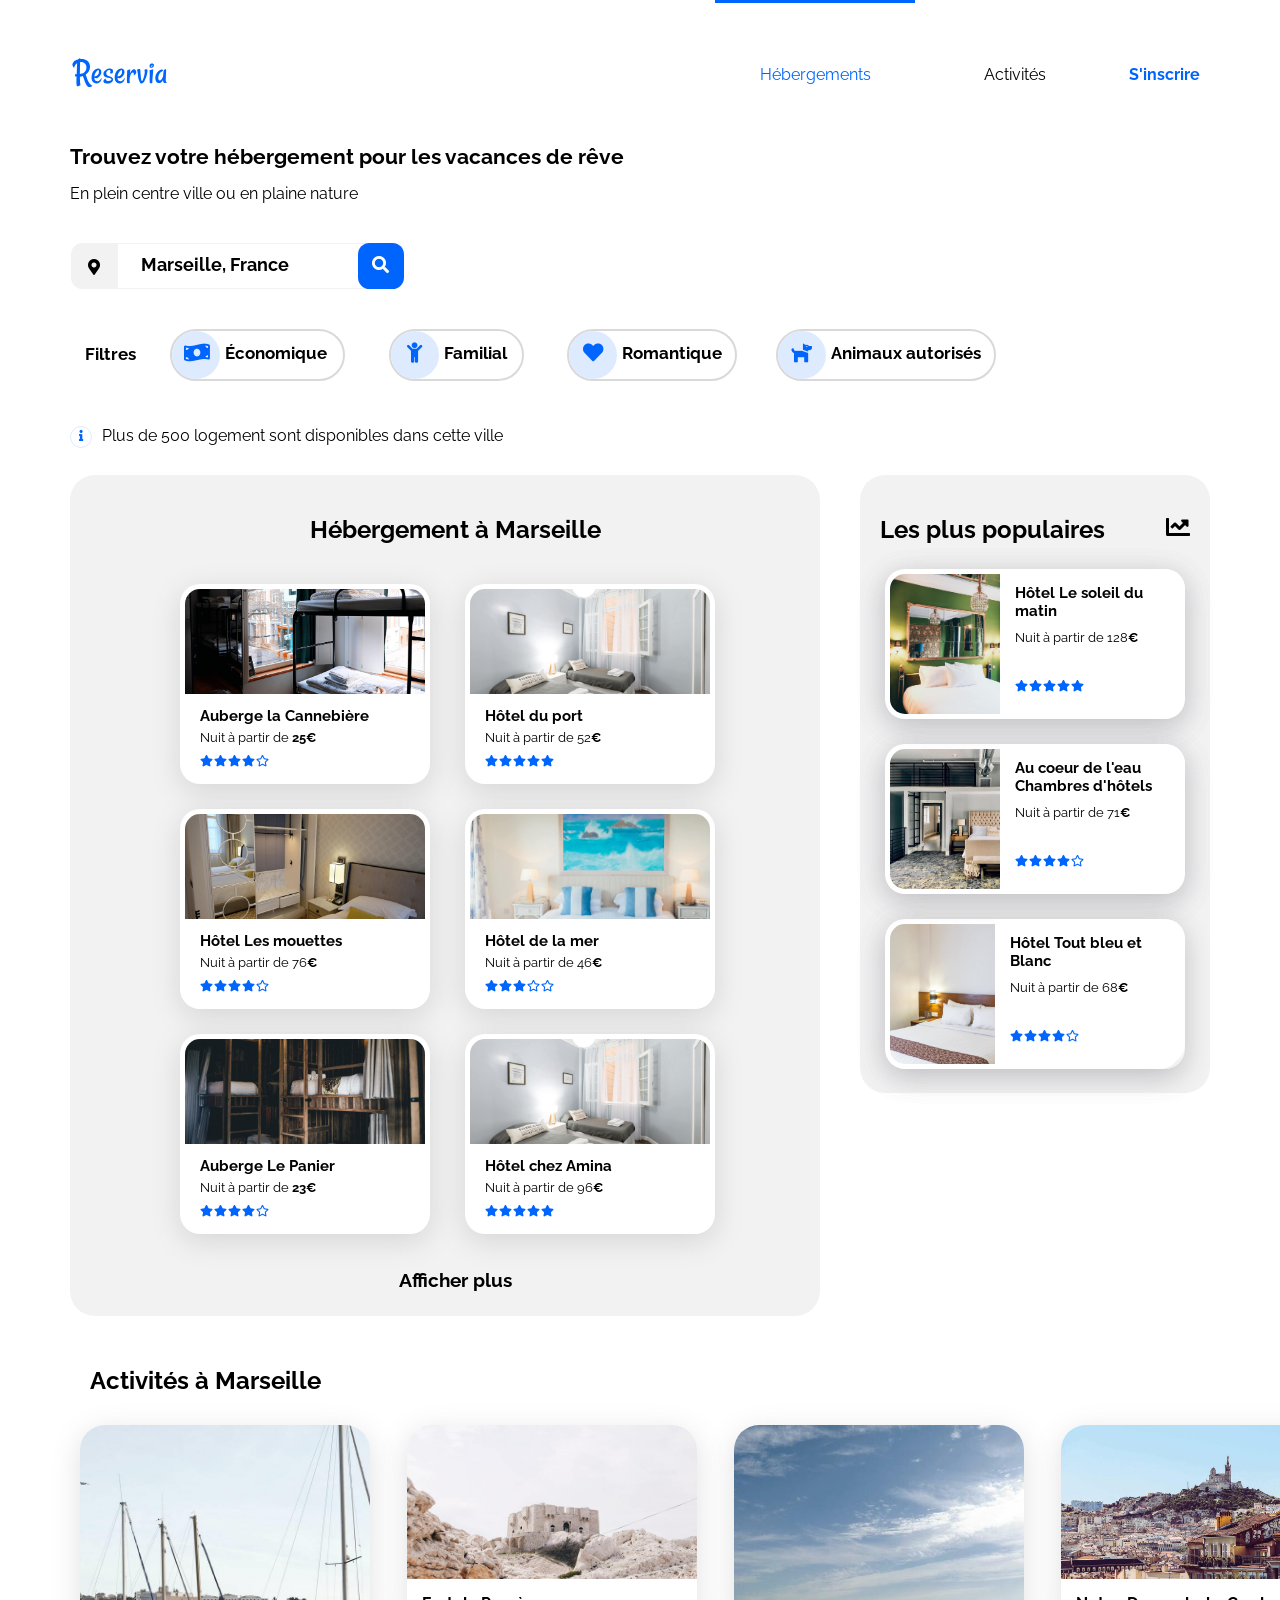
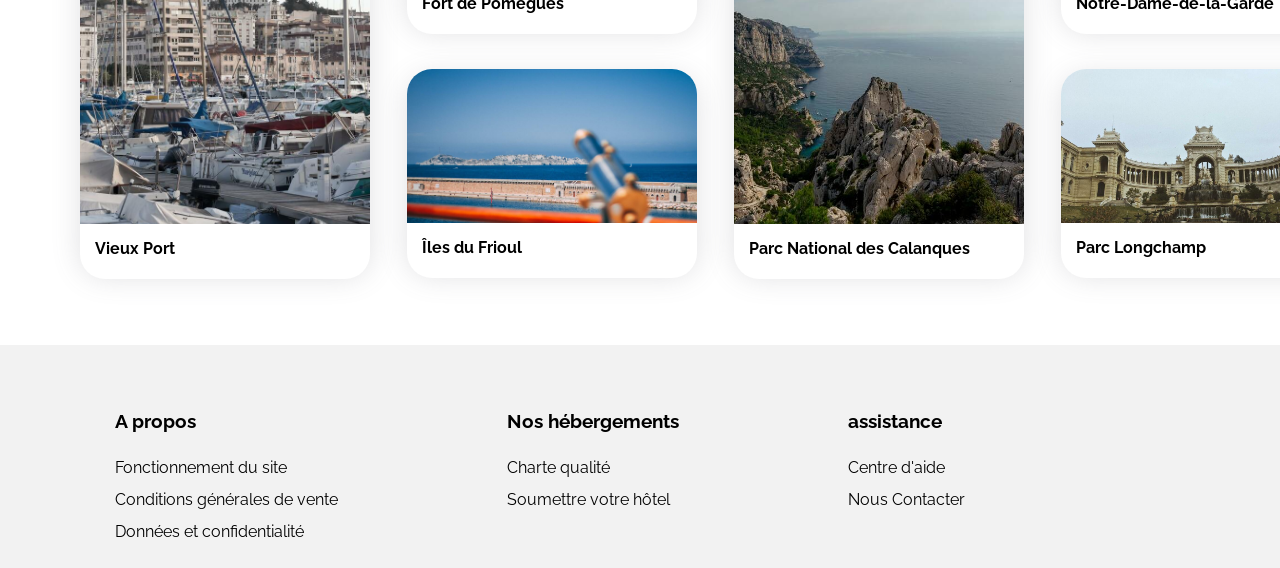
<file: index.html>
<!doctype HTML>
<html lang="fr">

    <!-- head -->
    <head>
        <meta charset="utf-8">
        <title>reservia</title>
        <meta name="viewport" content="width=device-width, initial-scale=1.0">
        <link rel="icon" href="public/img/favicon.png" type="image/png" sizes="32x32">


        <!-- css -->
        <link rel="stylesheet" href="public/css/style.css" >
        <!-- css -->

        <!-- font -->
        <link rel="preconnect" href="https://fonts.gstatic.com">
        <link href="https://fonts.googleapis.com/css2?family=Raleway&display=swap" rel="stylesheet"> 
        <link rel="preconnect" href="https://fonts.gstatic.com">
        <link href="https://fonts.googleapis.com/css2?family=Raleway:wght@700&display=swap" rel="stylesheet"> 
        <link rel="stylesheet" href="https://cdnjs.cloudflare.com/ajax/libs/font-awesome/5.13.1/css/all.min.css" />
        <link rel="preconnect" href="https://fonts.gstatic.com">
        <link href="https://fonts.googleapis.com/css2?family=Raleway:wght@700;800;900&display=swap" rel="stylesheet">
        <!-- font -->

    </head>
    <!-- head -->

<!-- body -->
<body>
    <div class="container">
        <!-- header -->
        <header>
        
            <div class="header-logo"><a href="#"><img src="public/img/reservia.svg" alt="logo"></a></div>

            <nav class="header-nav">
                <ul class="header-nav-ul">
                    <li class="header-items active"><a href="#hostel">Hébergements</a></li>
                    <li class="header-items-activity"><a href="#activity">Activités</a></li>
                </ul>
            </nav>
            
            <div class="header-item"><a href="#">S'inscrire</a></div>

        </header>
        <!-- header -->

        <!-- section-menu -->
        <div id="main">

            <section class="menu">

                <div class="title">
                    <h1>Trouvez votre hébergement pour les vacances de rêve</h1>
                    <p>En plein centre ville ou en plaine nature</p>
                </div>

                <div class="search-bar">
                    <i class="icon fas fa-map-marker-alt"></i>
                    <input type="search" id="search" name="search" placeholder="Marseille, France">
                    <button class="search-button" type="button"><i class="fas fa-search"></i></button>
                </div>

                <div class="filter">
                    <p>Filtres</p>
                    <ul class="filter-menu">
                        <li class="filter-items eco"><a href="#"><i class="icon fas fa-money-bill-wave"></i><span class="filter-text">Économique</span></a></li>
                        <li class="filter-items famille"><a href="#"><i class="icon fas fa-child"></i><span class="filter-text">Familial</span></a></li>
                        <li class="filter-items romantique"><a href="#"><i class="icon fas fa-heart"></i><span class="filter-text">Romantique</span></a></li>
                        <li class="filter-items animal"><a href="#"><i class="icon fas fa-dog"></i><span class="filter-text">Animaux autorisés</span></a></li>
                    </ul>
                </div>

                <div class="info">
                    <i class="info-icon fas fa-info"></i>
                    <span class="info-text">Plus de 500 logement sont disponibles dans cette ville</span>
                </div>

            </section>
            <!-- section-menu -->

            <!-- aside-popular -->
            <aside class="popular">
                <h2>Les plus populaires <i class="fas fa-chart-line"></i></h2>
                
                <a href="#">
                    <div class="popular-card">
                        <img srcset="public/img/popular_photo1_med.jpg 1060w,
                                    public/img/popular_photo1.jpg 532w"
                             sizes="(max-width:1060px) 532px, 1060px"
                             class="popular-photo" src="public/img/popular_photo1.jpg" alt="popular_photo1">
                        <div class="popular-card-info">
                            <h3>Hôtel Le soleil du matin</h3>
                            <p>Nuit à partir de 128<b>€</b></p>
                            <i class="fas fa-star"></i>
                            <i class="fas fa-star"></i>
                            <i class="fas fa-star"></i>
                            <i class="fas fa-star"></i>
                            <i class="fas fa-star"></i>
                        </div>
                    </div>
                </a>

                <a href="#">
                    <div class="popular-card">
                        <img srcset="public/img/popular_photo2_med.jpg 1008w,
                                    public/img/popular_photo2.jpg 504w"
                             sizes="(max-width:1060px) 504px, 1008px"
                             class="popular-photo" src="public/img/popular_photo2.jpg" alt="popular_photo2">
                        <div class="popular-card-info">
                            <h3>Au coeur de l'eau Chambres d'hôtels</h3>
                            <p>Nuit à partir de 71<b>€</b></p>
                            <i class="fas fa-star"></i>
                            <i class="fas fa-star"></i>
                            <i class="fas fa-star"></i>
                            <i class="fas fa-star"></i>
                            <i class="far fa-star"></i>
                        </div>
                    </div>
                </a>

                <a href="#">
                    <div class="popular-card">
                        <img srcset="public/img/popular_photo3_med.jpg 1000w,
                                    public/img/popular_photo3.jpg 500w"
                             sizes="(max-width:1060px) 500px, 1000px"
                             class="popular-photo" src="public/img/popular_photo3.jpg" alt="popular_photo3">
                        <div class="popular-card-info">
                            <h3>Hôtel Tout bleu et Blanc</h3>
                            <p>Nuit à partir de 68<b>€</b></p>
                            <i class="fas fa-star"></i>
                            <i class="fas fa-star"></i>
                            <i class="fas fa-star"></i>
                            <i class="fas fa-star"></i>
                            <i class="far fa-star"></i>
                        </div>
                    </div>
                </a>
            </aside>
            <!-- aside-popular -->

            <!-- section-hostel -->
            <div id="hostel">
                <section class="hostel">
                    <h2>Hébergement à Marseille</h2>

                    <div class="hostel-card">
                        <a href="#">
                            <img srcset="public/img/hostel_photo1_med.jpg 1499w,
                                          public/img/hostel_photo1.jpg 750w"
                                 sizes="(max-width:1060px) 750px, 1499px"
                                 class="hostel-photo" src="public/img/hostel_photo1.jpg" alt="hostel_photo1">
                            <div class="hostel-card-info">
                                <h3>Auberge la Cannebière</h3>
                                <p>Nuit à partir de <b>25€</b></p>
                                <i class="fas fa-star"></i>
                                <i class="fas fa-star"></i>
                                <i class="fas fa-star"></i>
                                <i class="fas fa-star"></i>
                                <i class="far fa-star"></i>
                            </div>
                        </a>
                    </div>

                    <div class="hostel-card">
                        <a href="#">
                            <img srcset="public/img/hostel_photo2_med.jpg 1368w,
                                       public/img/hostel_photo2.jpg 684w"
                                 sizes="(max-width:1060px) 684px, 1368px"
                                 class="hostel-photo" src="public/img/hostel_photo2.jpg" alt="hostel_photo2">
                            <div class="hostel-card-info">
                                <h3>Hôtel du port</h3>
                                <p>Nuit à partir de 52<b>€</b></p>
                                <i class="fas fa-star"></i>
                                <i class="fas fa-star"></i>
                                <i class="fas fa-star"></i>
                                <i class="fas fa-star"></i>
                                <i class="fas fa-star"></i>
                            </div>
                        </a>
                    </div>

                    <div class="hostel-card">
                        <a href="#">
                            <img srcset="public/img/hostel_photo3_med.jpg 1500w,
                                       public/img/hostel_photo3.jpg 750w"
                                 sizes="(max-width:1060px) 750px, 1500px"
                                 class="hostel-photo" src="public/img/hostel_photo3.jpg" alt="hostel_photo3">
                            <div class="hostel-card-info">
                                <h3>Hôtel Les mouettes</h3>
                                <p>Nuit à partir de 76<b>€</b></p>
                                <i class="fas fa-star"></i>
                                <i class="fas fa-star"></i>
                                <i class="fas fa-star"></i>
                                <i class="fas fa-star"></i>
                                <i class="far fa-star"></i>
                            </div>
                        </a>
                    </div>

                    <div class="hostel-card">
                        <a href="#">
                            <img srcset="public/img/hostel_photo4_med.jpg 1000w,
                                       public/img/hostel_photo4.jpg 500w"
                                 sizes="(max-width:1060px) 500px, 1000px"
                                 class="hostel-photo" src="public/img/hostel_photo4.jpg" alt="hostel_photo4">
                            <div class="hostel-card-info">
                                <h3>Hôtel de la mer</h3>
                                <p>Nuit à partir de 46<b>€</b></p>
                                <i class="fas fa-star"></i>
                                <i class="fas fa-star"></i>
                                <i class="fas fa-star"></i>
                                <i class="far fa-star"></i>
                                <i class="far fa-star"></i>
                            </div>
                        </a>
                    </div>

                    <div class="hostel-card">
                        <a href="#">
                            <img srcset="public/img/hostel_photo5_med.jpg 1303w,
                                       public/img/hostel_photo5.jpg 652w"
                                 sizes="(max-width:1060px) 652px, 1303px"
                                 class="hostel-photo" src="public/img/hostel_photo5.jpg" alt="hostel_photo5">
                            <div class="hostel-card-info">
                                <h3>Auberge Le Panier</h3>
                                <p>Nuit à partir de <b>23€</b></p>
                                <i class="fas fa-star"></i>
                                <i class="fas fa-star"></i>
                                <i class="fas fa-star"></i>
                                <i class="fas fa-star"></i>
                                <i class="far fa-star"></i>
                            </div>
                        </a>
                    </div>

                    <div class="hostel-card">
                        <a href="#">
                            <img srcset="public/img/hostel_photo2_med.jpg 972w,
                                       public/img/hostel_photo2.jpg 486w"
                                 sizes="(max-width:1060px) 486px, 972px"
                                 class="hostel-photo" src="public/img/hostel_photo6.jpg" alt="hostel_photo6">
                            <div class="hostel-card-info">
                                <h3>Hôtel chez Amina</h3>
                                <p>Nuit à partir de 96<b>€</b></p>
                                <i class="fas fa-star"></i>
                                <i class="fas fa-star"></i>
                                <i class="fas fa-star"></i>
                                <i class="fas fa-star"></i>
                                <i class="fas fa-star"></i>
                            </div>
                        </a>
                    </div>

                    <div class="more">
                        <a href="#">Afficher plus</a>
                    </div>

                </section>
            </div>
            <!-- section-hostel -->

            <!-- Section-activity -->
            <div id="activity">
                <section class="activity">

                    <h2>Activités à Marseille</h2>
                    
                    <div class="container-activity">
                        <div class="column first">
                            <div class="activity-card vieux-port">
                                <a href="#">
                                    <img srcset="public/img/activity_photo1_med.jpg 1404w,
                                                public/img/activity_photo1.jpg 702w"
                                         sizes="(max-width:1060px) 702px, 1404px"
                                         class="activity-image vieux-port" src="public/img/activity_photo1.jpg" alt="activity_photo1">
                                    <p>Vieux Port</p>
                                </a>
                            </div>
                        </div>

                        <div class="column">       
                            <div class="activity-card fort">
                                <a href="#">
                                    <img srcset="public/img/activity_photo2_med.jpg 711w,
                                                public/img/activity_photo2.jpg 356w"
                                         sizes="(max-width:1060px) 356px, 711px"
                                         class="activity-image fort" src="public/img/activity_photo2.jpg" alt="activity_photo2">
                                    <p>Fort de Pomègues</p>
                                </a>
                            </div>

                            <div class="activity-card frioul">
                                <a href="#">
                                    <img srcset="public/img/activity_photo3_med.jpg 1296w,
                                                public/img/activity_photo3.jpg 648w"
                                         sizes="(max-width:1060px) 648px, 1296px"
                                         class="activity-image frioul" src="public/img/activity_photo3.jpg" alt="activity_photo3">
                                    <p>Îles du Frioul</p>
                                </a>
                            </div>
                        </div>

                        <div class="column third">       
                            <div class="activity-card calanque">
                                <a href="#">
                                    <img srcset="public/img/activity_photo4_med.jpg 1212w,
                                                public/img/activity_photo4.jpg 606w"
                                         sizes="(max-width:1060px) 606px, 1212px"
                                         class="activity-image calanque" src="public/img/activity_photo4.jpg" alt="activity_photo4">
                                    <p>Parc National des Calanques</p>
                                </a>
                            </div>
                        </div>

                        <div class="column">       
                            <div class="activity-card garde">
                                <a href="#">
                                    <img srcset="public/img/activity_photo5_med.jpg 1178w,
                                                public/img/activity_photo5.jpg 589w"
                                         sizes="(max-width:1060px) 589px, 1178px"
                                         class="activity-image garde" src="public/img/activity_photo5.jpg" alt="activity_photo5">
                                    <p>Notre-Dame-de-la-Garde</p>
                                </a>
                            </div>
                            
                            <div class="activity-card parc">
                                <a href="#">
                                    <img srcset="public/img/activity_photo6_med.jpg 1008w,
                                                public/img/activity_photo6.jpg 504w"
                                         sizes="(max-width:1060px) 504px, 1008px"
                                         class="activity-image parc" src="public/img/activity_photo6.jpg" alt="activity_photo6">
                                    <p>Parc Longchamp</p>
                                </a>
                            </div>
                        </div>
                    </div>

                </section>
            </div>

        </div>
    </div>
    <!-- Section-activity -->

    <!-- footer -->
    <footer>
        <div class="footer">
            <div class="about">
                <h3>A propos</h3>
                <ul>
                    <li><a href="#">Fonctionnement du site</a></li>
                    <li><a href="#">Conditions générales de vente</a></li>
                    <li><a href="#">Données et confidentialité</a></li>
                </ul>
            </div>
            
            <div class="lodge">
                <h3>Nos hébergements</h3>
                <ul>
                    <li><a href="#">Charte qualité</a></li>
                    <li><a href="#">Soumettre votre hôtel</a></li>
                </ul>
            </div>

            <div class="assistance">
                <h3>assistance</h3>
                <ul>
                    <li><a href="#">Centre d'aide</a></li>
                    <li><a href="#">Nous Contacter</a></li>
                </ul>
            </div>
        </div>
    </footer>
    <!-- footer -->

</body>
<!-- body -->

</html>
</file>
<file: public/css/style.css>
/*general*/
:root {
    font-size: 16px;
}

* {
    box-sizing: border-box;
    margin: 0;
    padding: 0;
}

body {
    font-family: "Raleway", sans-serif;
    width: 375px;
}

a {
    color: inherit;
    text-decoration: none;
}

li {
    list-style: none;
}

img {
    max-width: 100%;
    height: auto;
}
/*general*/

/*header*/

.header-logo {
    display: inline-block;
    margin: 50px 20px 40px 20px;
}

.header-logo img {
    height: 45px;
    width: 100px;
}

.header-item {
    color: #0065fc;
    font-weight: bold;
    float: right;
    margin-top: 18px;
    margin: -105px 10px 40px 20px;
}

.header-item:hover {
    transform: scale(1.2);
}

.header-nav ul {
    display: flex;
    width: 100%;
    text-align: center;
}

.header-nav-ul li {
    width: 100%;
    text-align: center;
}

.header-items.active {
    color: #0065fc;
    border-bottom: 3px solid #0065fc;
    padding-bottom: 10px;
}

.header-items-activity {
    border-bottom: 3px solid #f2f2f2;
    padding-bottom: 10px;
}

.header-items-activity:hover{
    color: #0065fc;
    border-bottom: 3px solid #0065fc;
}
/*header*/

/*main*/

    /*section-menu*/
.menu {
    margin: 30px 20px;
}

.title h1 {
    margin-right: 50px;
    margin-bottom: 15px;
    font-size: 1.3rem;
    font-weight: 700;
}

.title p {
    margin-bottom: 40px;
    font-size: 16px;
}

    /*search-bar*/
.search-bar {
    position: relative;
    height: 46px;
    width: 300px;
    border: 1px solid #f2f2f2;
    margin: 20px 0 10px 10px
}

.search-bar input {
    font-family: "Raleway", sans-serif;
    font-size: 1.1em;
    padding: 10px 0px 10px 20px;
    border: none;
    margin-bottom: 15px;
    margin-left: 40px;
}

.search-bar ::placeholder {
    color: black;
    font-weight: 700;
}

.search-bar .icon {
    float: left;
    position: absolute;
    padding: 16px 18px 14px 17px;
    background-color: #f2f2f2;
    border: none;
    border-top-left-radius: 25%;
    border-bottom-left-radius: 25%;
    margin-left: -10px;
    margin-top: -1px;
}

.search-bar button {
    float: right;
    position: absolute;
    padding: 13px 15px 13px 14px;
    margin-top: -1px;
    background: #0065fc;
    color: white;
    font-size: 17px;
    border: none;
    cursor: pointer;
    border-radius: 25%;
}
    /*search-bar*/

    /*filter*/
.filter {
    margin-top: 40px;
    font-size: 17px;
}

.filter p {
    font-weight: bold;
    margin-bottom: 20px;
}

.filter .filter-menu {
    width: 355px;
}

.filter .filter-menu .filter-items {
    position: relative;
    border: 2px solid #d9d9d9;
    border-radius: 50px;
    font-weight: bold;
    margin-bottom: 15px;
    vertical-align: middle;
}

.filter .filter-menu .filter-items .icon {
    color: #0065fc;
    background-color: #deebff;
    height: 48px;
    width: 48px;
    border-radius: 50%;
    font-size: 1.2em;
    margin-right: 15px;
    padding: 12px;
    text-align: center;
    vertical-align: middle;
}

.filter .filter-menu .filter-items.eco {
    width: 175px;
    margin: 0 0 15px -0;
}

.filter-text {
    align-items: center;
}

.filter .filter-menu .filter-items.famille {
    width: 135px;
    float:  right;
    margin-top: -66px;
    margin-right: 20px;
}

.filter .filter-menu .filter-items.romantique {
    width: 170px;
}

.filter .filter-menu .filter-items.animal {
    width: 220px;
}

.filter .filter-menu .filter-text {
    margin-left: -10px;
}
    /*filter*/

    /*info*/
.info {
    margin-top: 30px;
}

.filter .filter-menu .filter-text:hover {
    color:#0065fc;
}

.info-icon {
    float: left;
    color:#0065fc;
    border: 1px solid #deebff;
    height: 22px;
    width: 22px;
    border-radius: 50%;
    text-align: center;
    vertical-align: middle;
    font-size: 0.7em;
    padding-top: 3px;
    margin-right: 10px;
}
    /*info*/

/*section-menu*/

/*section-popular*/
.popular {
    background-color: #f2f2f2;
    height: 600px;
}

.popular h2 {
    display: flex;
    justify-content: space-between;
    margin: 25px 20px;
    padding-top: 40px;
}

.popular-card {
    display: flex;
    background-color: white;
    height: 150px;
    margin: 15px 15px 10px 20px;
    font-size: 0.8em;
    border-radius: 20px;
    box-shadow: rgba(100, 100, 111, 0.2) 0px 7px 29px 0px;
}

.popular-card:hover {
    border: 1px solid #0065fc;
}

.popular-photo {
    width: 100%;
    height: auto;
    object-fit: cover;
    box-shadow: rgba(100, 100, 111, 0.2) 0px 7px 29px 0px;
    border-radius: 20px;
    padding: 5px 125px 5px 5px;
}

.popular-card-info {
    position: relative;
    background-color: white;
    width: 195px;
    margin-left: -185px;
    height: 145px;
    padding-top: 15px;
    padding-left: 15px;
    border-top-right-radius: 20px;
    border-bottom-right-radius: 20px;
}

.popular-card-info h3 {
    padding-right: 10px;
}


.popular-card-info p {
    margin-top: 10px;
}

.popular-card-info i {
    color: #0065fc;
    padding-top: 35px;
    font-size: 0.9em;
    letter-spacing: -2px;
}
/*section-popular*/
    
/*section-hostel*/
.hostel h2{
    margin: 25px 20px;
    padding-top: 20px;
}

.hostel-card {
    width: 335px;
    height: 200px;
    margin: 15px 15px 10px 20px;
    font-size: 0.8em;
    border-radius: 20px;
    box-shadow: rgba(100, 100, 111, 0.2) 0px 7px 29px 0px;
}

.hostel-card:hover {
    border: 1px solid #0065fc;
}

.hostel-photo {
    width: 100%;
    height: 115px;
    object-fit: cover;
    border-top-left-radius: 20px;
    border-top-right-radius: 20px;
    padding: 5px 5px 5px 5px;
}

.hostel-card-info {
    position: relative;
    background-color: white;
    width: 100%;
    height: 70px;
    padding: 5px 5px 10px 20px;
    border-radius: 20px;
}

.hostel-card-info p {
    margin-top: 5px;
}

.hostel-card-info i {
    color: #0065fc;
    margin-top: 10px;
    font-size: 0.9em;
    letter-spacing: -2px;
}

.more {
    width: 100%;
    font-weight: bold;
    margin: 35px 20px;
    font-size: 1.2em;
}

.more:hover {
    color: #0065fc;
}

/*section-hostel*/

/*section-activity*/
.activity {
    margin: 20px;
}

.activity h2 {
    margin: 30px 0;
    margin-top:50px;
}

.activity-image {
    width: 100%;
    height: 200px;
    object-fit: cover;
    border-radius: 25px;
    box-shadow: rgba(100, 100, 111, 0.2) 0px 7px 29px 0px;
}

.activity-card p{
    width: 100%;
    height: 55px;
    position: relative; 
    top: -50px;
    background-color: white;
    border-bottom-left-radius: 25px;
    border-bottom-right-radius: 25px;
    font-weight: 700;
    vertical-align: middle;
    padding: 15px 15px;
}
/*section-hostel*/

/*main*/

/*footer*/
footer {
    width: 100%;
    background-color: #f2f2f2;
    padding: 20px 30px;
}

footer h3 {
    margin-bottom: 20px;
    margin-top:  45px;
}

footer li {
    line-height: 2em;
}

footer li:hover {
    color: #0065fc;
}
/*footer*/

/*media queries*/
 
@media all and (min-width: 760px) {
    /*general*/
    body {
        width: auto;
    }
    /*general*/

    /*header*/
    .header-item {
        margin-right: 30px;
    }
    /*header*/

    /*filter*/
    .filter .filter-menu {
        width: 100%;
        display: flex;
        justify-content: space-around;
    }

    .filter .filter-menu .filter-items {
        margin-right: 5px;
    }

    .filter .filter-menu .filter-items.famille {
        position: relative;
        top:-8px;
        margin: auto;
        margin-right: 5px;
        margin-left: 5px;
    }
    /*filter*/

    /*section-popular*/
    .popular {
        float: right;
        width: 350px;
        margin-top: 90px;
        margin-right: 20px;
        border-radius: 25px;
    }

    .popular h2 {
        margin-top: 0px;
    }

    /*section-popular*/

    /*section-hostel*/
    .hostel {
        display: flex;  
        flex-wrap: wrap;
        justify-content: center;
        text-align: center;
        max-width: 580px;
    }

    .hostel h2 {
        margin-top: 0;
    }

    .hostel-card{
        width: 250px;
        height: 200px;
    }

    /*section-hostel*/

    /*section-activity*/
    .activity h2 {
        margin-left: 20px;
    }

    .container-activity {
        display: flex;
        flex-wrap: wrap;
    }

    .column.first {
        height: 250px;
        order: 2;
    }

    .column.third {
        position: relative;
        height: 250px;
        order: 1;
    }

    .activity-card{
        width: 250px;
        margin: 15px;
    }
    /*section-activity*/

    /*footer*/
    .footer {
        display: flex;
        justify-content: space-around;
    }
    /*footer*/
}

@media all and (min-width: 880px) {

    /*section-activity*/
    .column.first {
        order: 0;
    }

    .column.third {
        position:relative;
        top:-291px;
    }

    .container-activity {
        height: 550px;
    }  
    /*section-activity*/

    /*footer*/
    .footer {
        margin-right: 100px;
    }
    /*footer*/

}

@media all and (min-width: 1080px) { 

    /*general*/
    .container {
        margin: 50px;
        max-width: 1350px;
    }

    #main {
        max-width: 1350px;
    }
    /*general*/

    /*header*/

    header {
        display:flex;
        justify-content: space-between;
        margin-bottom: 0px;
    }

    .header-logo {
        margin-top: 0px;
    }

    .header-item {
        margin-top: 15px;
    }

    .header-nav {
        width: 400px;
        margin-top: -50px;
        margin-right: -45%;
    }

    .header-items.active {
        border-bottom: none;
    }

    .header-items-activity {
        border-bottom: none;
    }

    .header-items-activity:hover {
        border-bottom: none;
    }

    .header-items.active {
        border-bottom: none;
        border-top: 3px solid #0065fc;
        padding-top: 62px;
    }
    
    .header-items-activity {
        border-bottom: none;
        padding-top: 65px;
    }
    /*header*/

    /*section-menu*/
    .menu {
        margin-top: 5px;
    }

    .filter {
        display: flex;
        width: 950px;
    } 

    .filter p {
        margin: 15px;
    }

    .filter .filter-items.romantique {
        margin-right: 0px;
    }
    /*section-menu*/

    /*aside-popular*/
    .popular {
        margin-top: 0;
        margin-left: 40px;
        height: 618px;
    }

    .popular-card {
        margin: 25px;
    }
    
    /*aside-popular*/

    /*section-hostel*/
    .hostel {
        background-color: #f2f2f2;
        border-radius: 25px;
        max-width: 880px;
        margin-right: 40px;
        margin-left: 20px;
    }

    .hostel h2 {
        width: 100%;
        text-align: left;
        margin-left: 40px;
        margin-top: 20px;
    }

    .hostel-card {
        background-color: white;
    }

    .hostel-card-info {
        background-color: white;
        text-align: left;
    }

    .more {
        width: 100%;
        text-align: left;
        margin: 25px;
    }

    .more a {
        margin-left: 20px;
    }
    /*section-hostel*/

    /*footer*/
    footer {
        max-width: 1500px;
        margin-left: 0px;
    }
    /*footer*/

    @media all and (min-width: 1260px) {

    /*Section-activity*/
    .activity-card {
        width: 290px;
    }

    .column.third {
        order: 0;
    }
    /*Section-activity*/
    }
}

@media all and (min-width: 1260px) {

    /*Section-activity*/
    .container-activity {
        width: 1310px;
        height:470px;
    }
    
    .activity-card {
        width: 290px;
    }

    .column {
        margin-right: 7px;
    }
    
    .activity-card.vieux-port {
        margin-left: 10px;
    }

    .activity-card.vieux-port img {
        height: 445px;
    }

    .activity-image.fort img {
        height: 235px;
        margin: 0;
    }

    .activity-image.frioul img {
        height: 165px;
    }

    .activity-image.calanque {
        height: 445px;
    }

    .column.third {
        position: relative;
        top:0px;
    }

    .activity-card {
        margin-top: 0;
        margin-bottom: 0;
    }

    .activity-card.parc {
        margin-top: -15px;
    }
    
    .activity-card.frioul {
        margin-top: -15px;
    }
    /*Section-activity*/

    /*footer*/
    .footer {
        margin-right: 200px;
    }
    /*footer*/
}

@media all and (max-width: 1410px) {

    /*section-hostel*/
    .hostel h2 {
        text-align: center;
    }

    .more {
        text-align: center;
    }
    /*section-hostel*/
}
/*media queries*/
</file>
